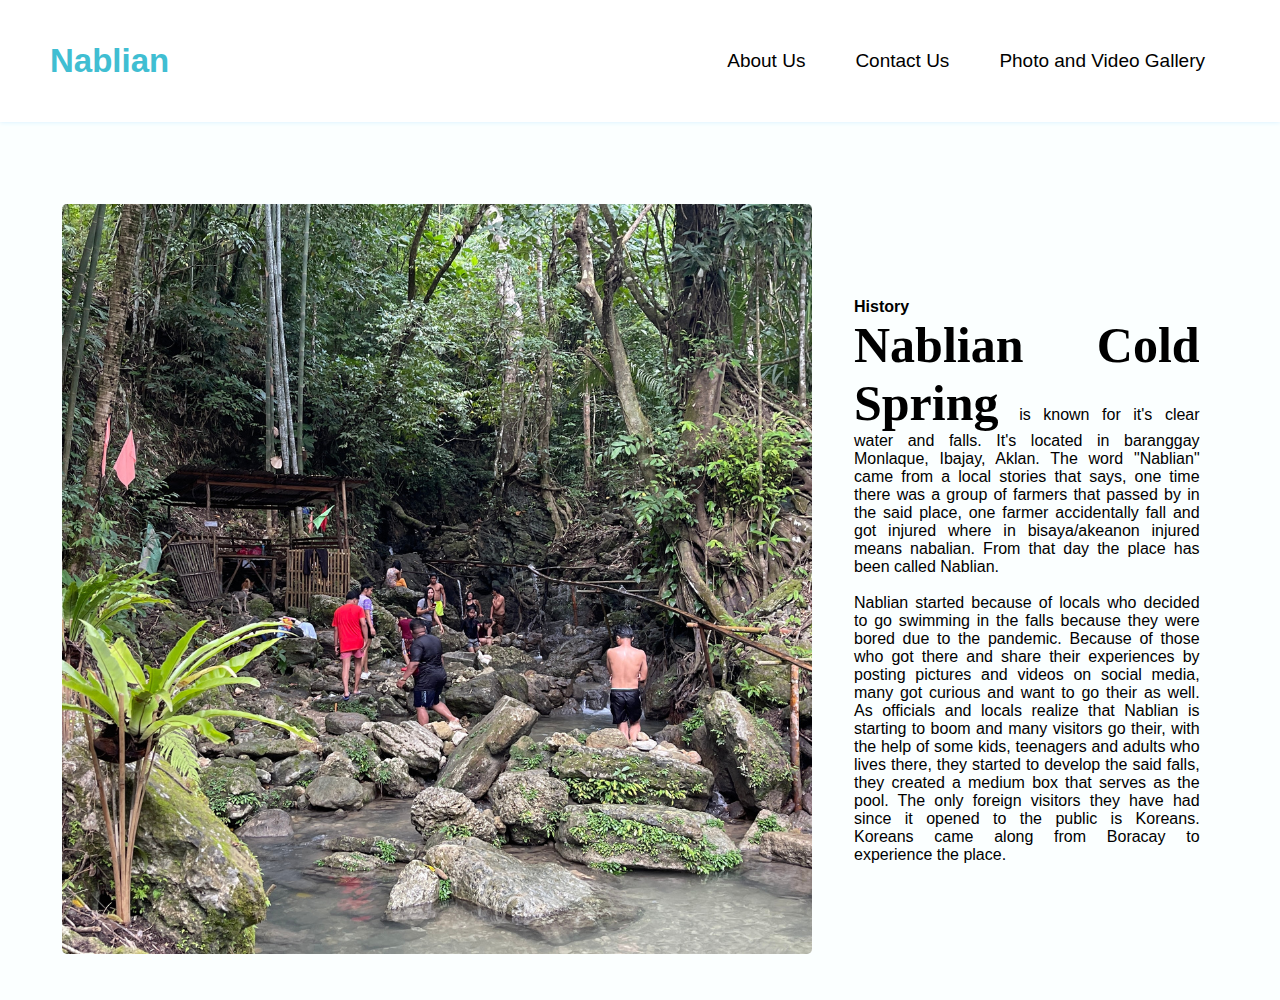
<file: about-us.html>
<!DOCTYPE html>
<html lang="en">
    <head>
        <meta charset="UTF-8" />
        <link rel="stylesheet" href="style.css">
        <title>About Us</title>
    </head>
    <body>
    
        <nav>
            <a class="logo" href="index.html"> 
            <h2 style="font-family: Verdana, Geneva, Tahoma, sans-serif" > Nablian  </h2>
            </a>
             <div class="navbar">
                    <ul>
                        <li> <a href="about-us.html">About Us </a>
                            <ul class="dropdown" >
                                <li><a href="blog-section.html">Blog Section  </a></li>
                                <li><a href="events-updates.html">Events and Updates</a></li>
                                <li><a href="visitor-info.html">Visitor Information</a></li>
                                <li><a href="amenities.html">Amenities and Information</a></li>
                                <li><a href="attractions.html">Ecotourism and Attractions</a></li>
                                <li><a href="cons-efforts.html">Sustainability and Conservation Efforts</a></li>
                            </ul>
                        </li>
                        <li><a href="contact.html">Contact Us</a></li>
                        <li><a href="galleries.html">Photo and Video Gallery</a></li>
                    </ul>
            </div>
        </nav>
        

        
        <table class="about-table">
        
            <tr>
                <td>
                
                    <img src="images/about1.png" />     
                    
                </td>
                
                <td>
                <div style="width: 90%;">
                    <p style="justify-content: center; text-align: justify"> 
                        <b> History </b> <br />
                        <b style="font-size: 50px; font-family: serif"> 
                        Nablian Cold Spring </b> is known for it's clear water and falls. It's located in baranggay Monlaque, Ibajay, Aklan. The word "Nablian" came from a local stories that says, one time there was a group of farmers that passed by in the said place, one farmer accidentally fall and got injured where in bisaya/akeanon injured means nabalian. From that day the place has been called Nablian.
                        <br /> <br /> Nablian started because of locals who decided to go swimming in the falls because they were bored due to the pandemic. Because of those who got there and share their experiences by posting pictures and videos on social media, many got curious and want to go their as well.
                        As officials and locals realize that Nablian is starting to boom and many visitors go their, with the help of some kids, teenagers and adults who lives there, they started to develop the said falls, they created a medium box that serves as the pool.
                        The only foreign visitors they have had since it opened to the public is Koreans. Koreans came along from Boracay to experience the place. 
                    
                        
                    </p>
                    </div>
                </td>
                
            </tr>
            
            
            
            
            
        </table>
        
    </body>
</html>
</file>
<file: style.css>
* {
    margin: 0;
    padding: 0;
    font-family: Arial, Helvetica, sans-serif;
    
}

html{
    scroll-behavior: smooth;
}

body{
    background-color: #fbffff
}


input:focus {
    outline: none; /* Remove the default outline */
}

textarea:focus {
    outline: none; /* Remove the default outline */
}

.logo{
    margin-left: 40px;
    padding: 10px;
    text-decoration: none;
    color: rgb(64, 190, 210);
    font-size: 22px;
}

nav {
    display: flex;
    align-items: center;
    background-color: white;
    box-shadow: 0 0 5px #d3efff;
}

.navbar {
    display: flex;
    width: 100%; 
    padding: 30px;
}

.navbar ul {
    list-style: none;
    display: flex;
    margin-left: auto;
    margin-right: 20px; /* Adjust right margin as needed */
}

ul li{
    display: inline-block;
    position: relative;
}

.navbar ul li a {
    display: block;
    padding: 20px 25px;
    color: black;
    text-decoration: none;
    text-align: center;
    font-size: 19px;
    position: relative;
    transition: background-color 0.3s ease, transform 0.2s ease; /* Added transition for background and scale */
}

.navbar ul li a:hover {
    transform: scale(1.1); /* Slightly scales the text */
    border-radius: 5px; /* Optional: adds rounded corners */
}


ul li ul.dropdown {
    display: block;
    
}

ul li ul.dropdown{
    width: 100%;
    position: absolute;
    z-index: 999;
    display: none;
}

ul li ul.dropdown li a {
    font-size: 15px; /* Font size for dropdown items */
    color: black; /* Dropdown link color */
    padding: 10px 15px; /* Adjust padding */
    background-color: #cae9f7; /* Inherit background from dropdown container */
    display: block;
    text-align: left;
    width: 100%;
}


ul li:hover ul.dropdown{
    display: block;
}

.bg-main{
    background: url(images/hero7.png);
    justify-self: center;
    height: 700px;
    width: 100%;
    margin-top: 5px
}

.main-texts {
    padding: 50px;
    color: white;
    margin-left: 30px
    
}



.btn-main{
    background-color: #acdfff;
    padding: 15px;
    border-radius: 5px;
    margin-top: 20px;
    color: black;
    width: 10%;
    border: none;
    cursor: pointer;
    font-weight: bold;
    text-align: center;
}


/*-------blog section-------*/

.blogs .blog-row {
    display: flex;
    justify-content: space-between;
    padding: 50px;
    justify-self: center;
}

.blogs .blog-1{
    text-align: center;
    box-shadow: 0 0 20px rgba(0,0,0,0.1);
    margin-right: 20px;
    display: flex;
    flex-direction: column;  /* Ensures the content is stacked vertically */
    height: 700px; 
    width: 450px;
    overflow: hidden;
}
.blogs .blog-1 img{
   height: 300px;
    transition: transform 0.50s ease; 
}

.blogs .blog-1:hover img {
    transform: scale(0.9);  /* Zoom in the image */ /* Zoom in the image */
}

.blog-1 p{
    font-size: 16px;
    text-align: justify;
    padding: 25px;
}

.blog-1 h4{
    padding-top: 19px;
    font-size: 21px
}

/*-------hp - cottages-------*/

.container-cott{
    padding: 20px;
    margin-top: 80px;
    
}

.container-cott h2{
    text-align: center
}

.cottages{
    display: flex;
    margin: 15px;
    align-items: center;
    justify-content: space-evenly;

    
    
}

.cott-content img{
    width: 400px;
    border-radius: 5px;
    transition: transform 0.50s ease; 
    
}

.cott-content img:hover{
    transform: scale(0.9);
}


/*-------testimonial-------*/

.testimonial .row {
    display: flex;
    justify-content: space-between; /* Distributes space evenly between columns */
    padding: 50px;
}

.testimonial .col-3{
    text-align: center;
    padding: 40px 20px;
    box-shadow: 0 0 20px rgba(0,0,0,0.1);
    cursor: pointer;
    transition: transform 0.5s;
    margin-right: 20px;
}
.testimonial .col-3 img{
    width: 400px;
    margin-top: 20px;
    height: 70px;
}
.testimonial .col-3:hover{
    transform: translateY(-10px);
}
.col-3 p{
    font-size: 15px;
    color: #777;
    text-align: justify
}
.testimonial .col-3 h3{
    font-weight: bold;
    color: #000000;
    font-size: 16px;
}




/*-------contacts-------*/

table {
    margin: auto; 
    border-collapse: separate;
    margin-top: 40px;
    padding: 20px
    }



.contact-cell1{
    background-color: #c8e0fe;
    width: 50%;
    box-shadow: 0 0 0 1px #f6f1f1;
    border-radius: 10px;
    padding: 20px
}

form{
    margin-left: 40px
}

input{
    display: flex;
    padding: 10px;
    margin: 5px;
    width: 72%;
    border: 1px solid #ccc;
    height: 30px
}

.btn-contact{
    padding: 10px;
    width: 45%;
    margin-left: 44px;
    background-color: black;
    font-weight: bold;
    border: 1px solid #ccc;
    color: white;
    
}


.contact-cell2 table{
    border-spacing: 0 10px;
}

.contact-cell2{
    padding: 25px;
}

.contact-cell2 td{
    background-color: white;
    border-radius: 5px;
    
}

.contact-details{
    display: flex;
    align-items: center;
}

.contact-details img{
    width: 60px;
    background-color: #c8e0fe;
    border-radius: 10px
}

.contact-details p{
    margin-left: 25px;
}

.socmed{
    display: flex;
    align-items: center;
    background-color: #c8e0fe;
    border-radius: 10px;
    width: 200px
}

.socmed img{
    width: 50px;
    
}
.notif-contact {
    display: none;
    position: absolute; /* Position as an overlay */
    left: 25%;
    color: black;
    padding: 10px 20px;
    border-radius: 5px;
    z-index: 100; /* Make sure it overlays other elements */
    font-size: 14px;
    }





/*-------events&updates-------*/

.events-table {
    border-spacing: 0 20px; /* Adjusts space between rows */
    
}



.events-tr{
    border-spacing: 0 20px;
}


.events-table td{
    padding: 20px;
    width:350px;
    vertical-align: top;
    
}

.event-date{
    text-align: center;
}

.event-date img{
    border-radius: 5px
}

.events-p{
    font-size: 22px; 
    padding: 12px;
    text-align: justify;
}



/*-------galleries-------*/

.galleries .galleries-row {
    display: flex;
    justify-content: space-between;
    padding: 50px;
    height: 340px;
}

.galleries .galleries-1{
    text-align: center;
    box-shadow: 0 0 20px rgba(0,0,0,0.1);
    cursor: pointer;
    transition: transform 0.5s;
    margin-right: 20px;
    width: 900px;
    height: 300px;
    padding: 10px;
    border-radius: 10px
}
.galleries .galleries-1 img{
    width: 100%;
    height: 100%;
    border-radius: 3px
}
.galleries .galleries-1:hover{
    transform: translateY(-10px);
}

.nav-gal{
    margin-top: 50px;
    padding-left: 100px
        
}

.gal-list {
    border-radius: 80px;
    
    
}
.nav-gal a{
    font-size: 13px;
    text-decoration: none;
    background-color: #f0f0f0;
    padding: 26px;
    border-radius: 80px;
    color: black;
}

.nav-gal a:hover{
    background-color: #e2e2e2;
    
}


/*-------gallery video-------*/

.galleries-vid .galleriesvid-row {
    display: flex;
    flex-direction: column;
    padding: 60px;
    height: 340px;
    justify-self: center;
}

.galleries-vid .galleriesvid-1{
    text-align: center;
    box-shadow: 0 0 20px rgba(0,0,0,0.1);
    width: 900px;
    height: 590px;
    border-radius: 10px;
    
}


.galleriesvid-1{
    padding: 20px;
    margin-bottom: 15px
}

/*-------amenities-------*/


.container {
    display: flex; /* Align children side by side */
    align-items: flex-start; /* Align items to the top */
    padding: 20px;
    box-sizing: border-box;
}

.amenities-background {
    background-color: #f9f9f9; 
    border-radius: 50px; /* Optional for rounded corners */
    width: 96%;
}

.amenities-1 {
    background-color: #fff; /* Keep content background white */
    box-shadow: 0 0 20px rgba(0,0,0,0.1);
    padding: 20px;
    width: 70%;

}

.amenities .amenities-row {
    display: flex;
    padding: 20px;
}

.amenities .amenities-1{
    box-shadow: 0 0 20px rgba(0,0,0,0.1);
    cursor: pointer;
    transition: transform 0.5s;
    margin-right: 20px;
    border-radius: 5px;
    
}
.amenities .amenities-1 img{
    width: 100%;
    border-radius: 5px;
    height: 250px
}



.amenities-1 p{
    font-size: 15px;
    text-align: justify;
    padding: 5px
}

.amenities-1:hover, .amenities-r1:hover {
    transform: translateY(-10px);
    transition: transform 0.5s;
}


/*-------booking-------*/

.table-booking td {
    padding: 10px;
    background-color: #d0e8fe;
    border-radius: 5px;
    padding-right: 30px;
    box-shadow: 0 0 20px rgba(0,0,0,0.1);
}

.table-booking form {
    padding: 30px;
    display: flex;
    flex-direction: column; /* Stack rows vertically */
    gap: 20px; /* Add space between rows */
    margin-top: 20pxr
}

.form-row {
    display: flex;
    gap: 20px; /* Space between inputs in the same row */
}

.table-booking label {
    display: flex;
    flex-direction: column; /* Label above input */
    font-weight: bold;
    font-size: 14px;
}

.table-booking input {
    width: 150px;
    padding: 5px;
    border-radius: 5px;
    border: 1px solid #ccc;
}

.table-booking select {
    width: 170px;
    padding: 11px;
    border-radius: 5px;
    border: 1px solid #ccc;
    margin-top: 5px;
}

textarea::placeholder{
    padding: 10px
}

.btn-booking{
    padding: 10px;
    color: white;
    background-color: black
}

.notification {
    display: none;
    position: absolute; /* Position as an overlay */
    top: 100%;
    left: 75%;
    color: black;
    padding: 10px 20px;
    border-radius: 5px;
    z-index: 100; /* Make sure it overlays other elements */
    font-size: 16px;
    }

/*-------visitor-info-------*/

.tour-location{
    margin: auto;
    padding: 30px 0;
    height: 500px;
    width: 1000px;
    margin-top: 30px
    
}
.tour-location iframe{
    transition: 0.3s ease-in-out;
    opacity: 0.7;
    height: 500px;
    width: 1000px;
    border-radius: 30px
}

.tour-location iframe:hover{
    transform: scale(1.1);
    opacity: 1;
}

.table-visit td{
    padding: 15px;
}

.table-visit{
border-collapse: separate
}

.transpo{
    display: flex;
    align-items: center;
    background-color: rgba(211, 245, 255, 0.72);
    padding-right: 30px;
}

.transpo img{
    width: 130px
}




/*-------about-us-------*/


.about-table td{
    padding: 20px;
}

.about-table img{
    width: 750px;
    border-radius: 5px;
    height: 750px;
    margin-left: 20px
}


/*-------cons-effort-------*/

.cons-table{
    border-collapse: separate;
    width: 88%; /* Adjust the overall table width */
}

.cons-td1{
    justify-items: center;
    width: 60%;
}


.cons-container{
    display: flex;
    flex-direction: column;
    
}

.cons-container p{
    font-size: 20px;
    text-align: justify;
    padding: 5px
}


.cons-images{
    display: flex; 
    padding: 10px;
    gap: 20px;  
    
    
}

.cons-images img{
    border-radius: 3%;
    box-shadow: 0 0 0 1px #ccc;
}


/*-------activities-exps-------*/


.acts-table{
    float: left;
    margin: 30px;
    border-collapse: separate; /* Ensure separate borders */
    border-spacing: 0 50px; /* Space only between rows */
}

.acts-table td{
    background-color: #f0f0f0;

}

.acts-container{
    display: flex;
    align-items: center;
    
}

.acts-td{
    border-top-left-radius: 100px;
    border-bottom-left-radius: 100px;

}

.acts-td img {
    border-radius: 0 0 100px;
    border-top-left-radius: 100px;
    border-bottom-left-radius: 100px;
    display: block
}

.acts-td2{
    border-top-right-radius: 100px;
    border-bottom-right-radius: 100px;
    padding: 50px;
    border-radius: 0 0 100px;
}

.acts-table tr{
    transition: transform 0.5s;
}

.acts-table tr:hover{
    transform: translateY(-10px);
}



/*-------attractions-------*/

.table-attractions{
    border-collapse: separate; /* Ensure separate borders */
    border-spacing: 0 20px;
    
    
}

.table-attractions td{
    padding: 5px;
    justify-items: center;
}

.table-attractions img{
    width: 700px;
    border-radius: 5px
}

.attractions-container{
    padding: 10px;
    background-color: azure;
    width: 870px
}

.attractions-container p{
    padding-bottom: 30px;
    font-size: 19px
}

.attractions-container p, h3{
    text-align: center;
}



/*-------footer-------*/
.footer{
    background: #000;
    color: #8a8a8a;
    font-size: 14px;
    padding: 60px 0 20;
}
.footer p{
    color: #8a8a8a;
    font-size: 15px;
    text-align: center
}
.footer-col-3{
    min-width: 250px;
    margin-bottom: 20px;
    flex: 1;
    text-align: center;
    
}
.footer-col-3 img{
   width: 80px;
}
.footer hr{
    border: none;
    background: #b5b5b5;
    height: 1px;
    margin: 20px 0;
}
.copyright{
    text-align: center;
    padding-bottom: 20px
}
.menu-icon{
    width: 28px;
    margin-left: 20px;
    display: none;
}
</file>
